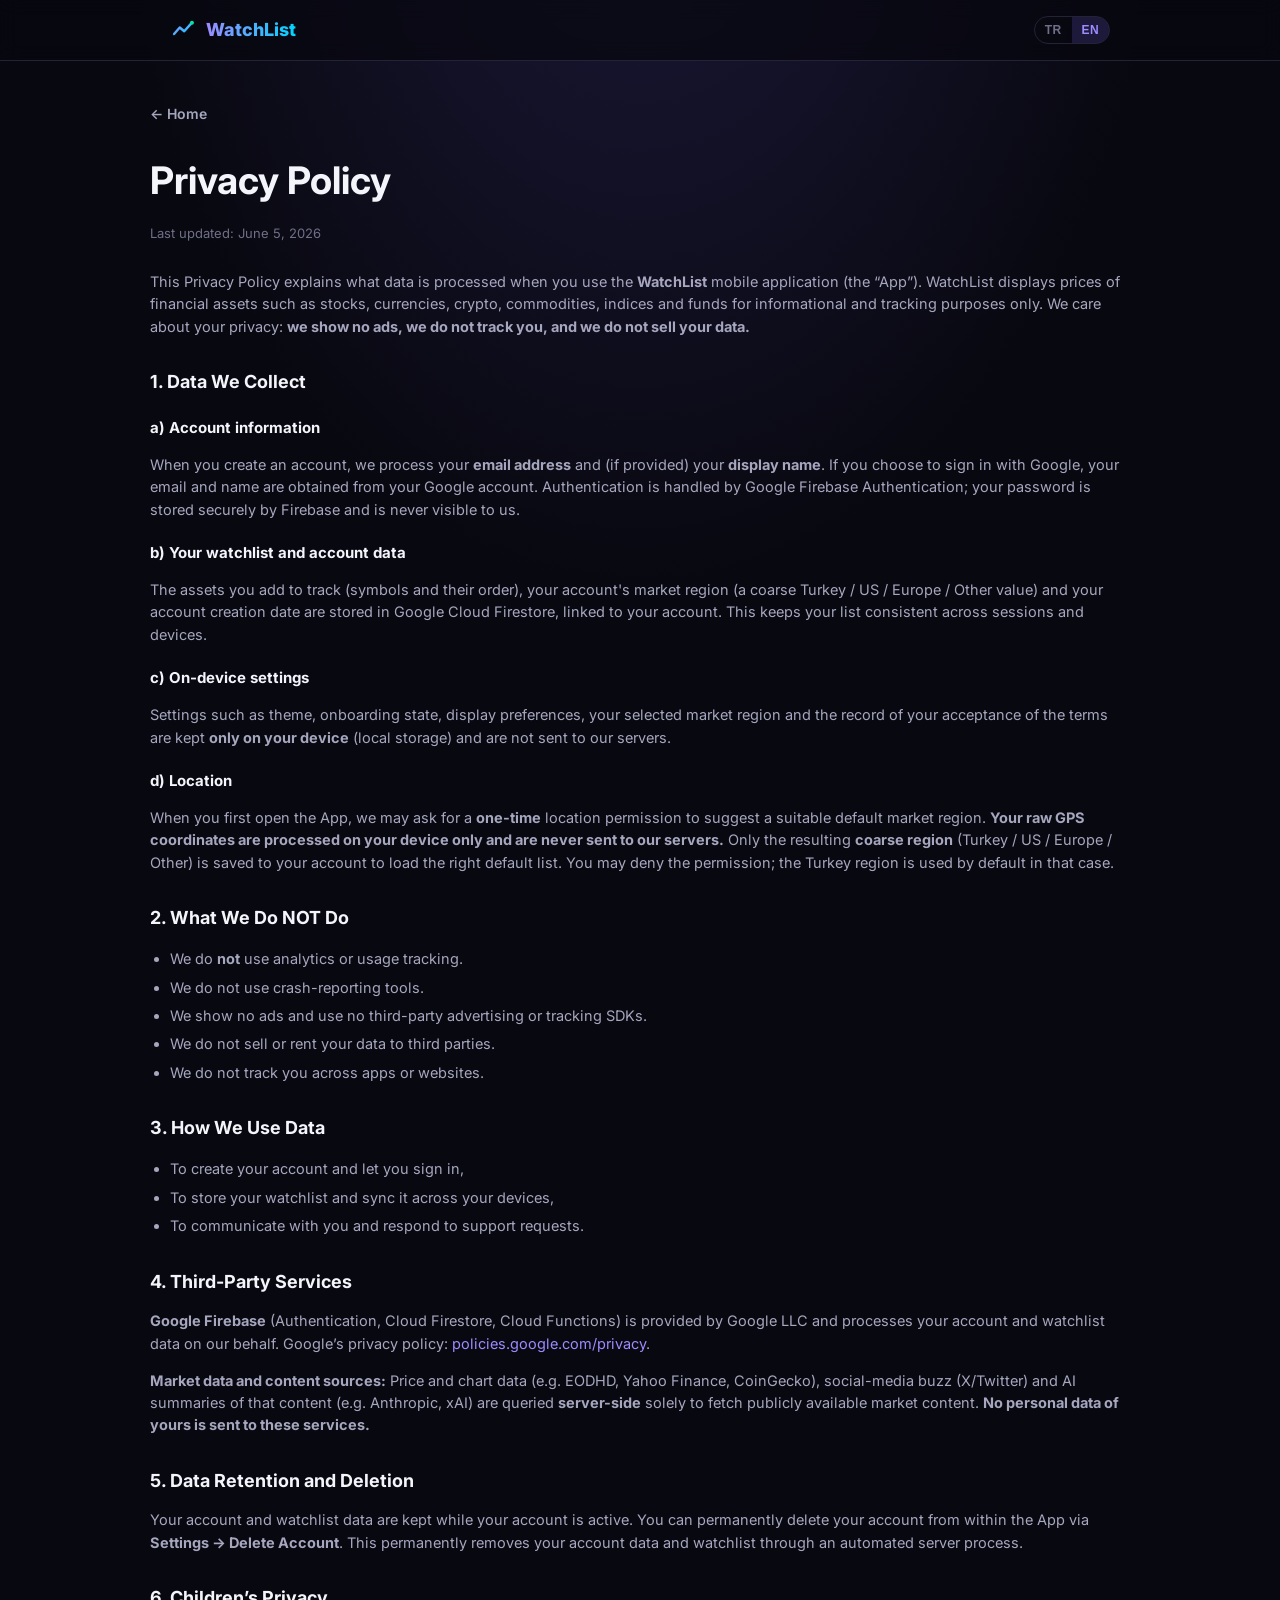
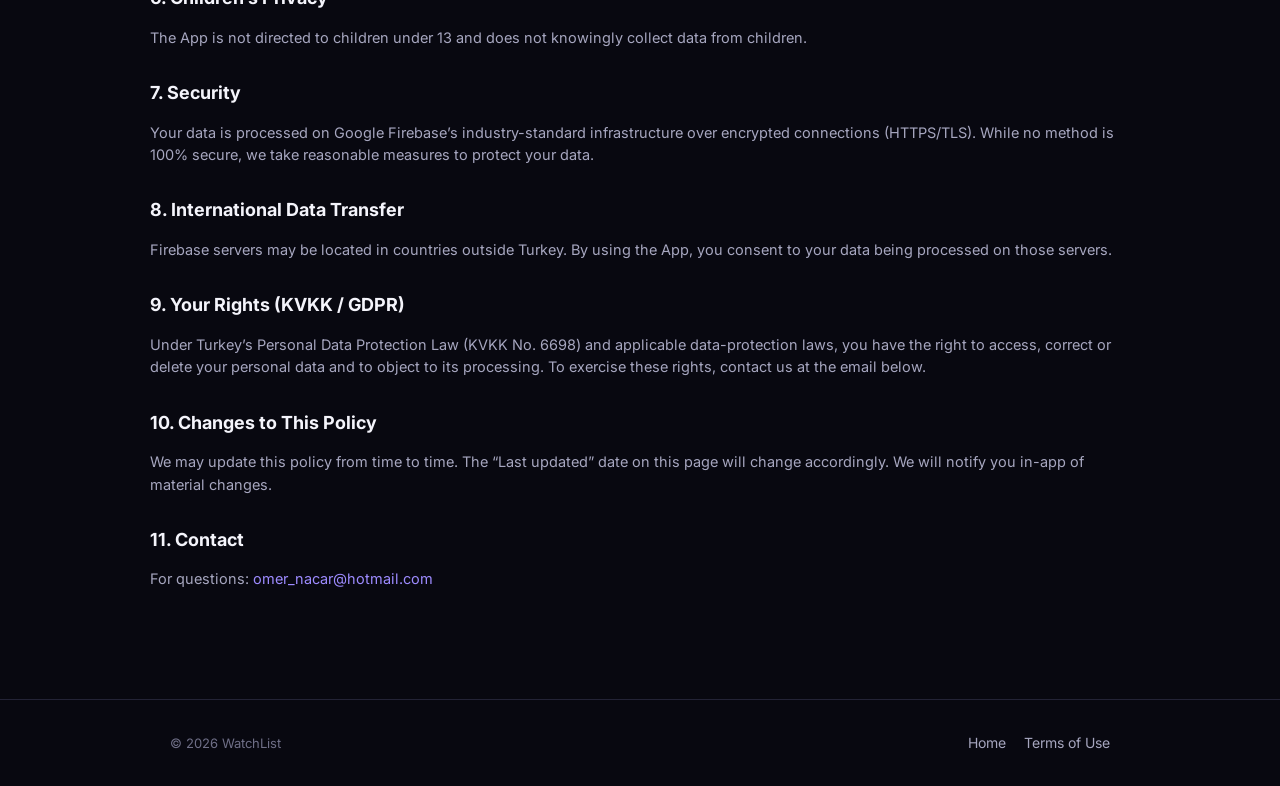
<file: privacy.html>
<!DOCTYPE html>
<html lang="tr">
<head>
  <meta charset="UTF-8" />
  <meta name="viewport" content="width=device-width, initial-scale=1.0" />
  <title>WatchList — Gizlilik Politikası / Privacy Policy</title>
  <meta name="description" content="WatchList gizlilik politikası — hangi verileri topladığımız, nasıl kullandığımız ve haklarınız." />
  <link rel="icon" type="image/svg+xml" href="favicon.svg" />
  <link rel="preconnect" href="https://fonts.googleapis.com" />
  <link rel="preconnect" href="https://fonts.gstatic.com" crossorigin />
  <link href="https://fonts.googleapis.com/css2?family=Inter:wght@400;600;700;800&display=swap" rel="stylesheet" />
  <link rel="stylesheet" href="style.css" />
</head>
<body>
  <header>
    <div class="wrap nav">
      <a class="brand" href="index.html" style="text-decoration:none">
        <svg class="mark" viewBox="0 0 64 64" aria-hidden="true">
          <defs><linearGradient id="bg" x1="0" y1="0" x2="1" y2="1">
            <stop offset="0" stop-color="#9d8bff"/><stop offset="1" stop-color="#00d4ff"/>
          </linearGradient></defs>
          <polyline points="10,42 24,26 35,35 54,14" fill="none" stroke="url(#bg)" stroke-width="6" stroke-linecap="round" stroke-linejoin="round"/>
          <circle cx="54" cy="14" r="5" fill="#00e5a0"/>
        </svg>
        <span class="name">WatchList</span>
      </a>
      <div class="nav-right">
        <div class="lang-switch" role="group" aria-label="Language">
          <button data-setlang="tr">TR</button>
          <button data-setlang="en">EN</button>
        </div>
      </div>
    </div>
  </header>

  <main class="wrap legal">
    <a class="back" href="index.html">← <span data-lang="tr">Ana sayfa</span><span data-lang="en">Home</span></a>

    <!-- ===================== TÜRKÇE ===================== -->
    <article data-lang="tr">
      <h1>Gizlilik Politikası</h1>
      <p class="updated">Son güncelleme: 5 Haziran 2026</p>

      <p>Bu Gizlilik Politikası, <strong>WatchList</strong> mobil uygulamasını (“Uygulama”) kullandığınızda hangi verilerin işlendiğini açıklar. WatchList; BIST, döviz, kripto, emtia, endeks ve fon gibi finansal varlıkların fiyatlarını yalnızca bilgilendirme ve takip amacıyla gösteren bir uygulamadır. Gizliliğinize önem veriyoruz: <strong>reklam göstermiyor, sizi takip etmiyor ve verilerinizi satmıyoruz.</strong></p>

      <h2>1. Topladığımız Veriler</h2>
      <h3>a) Hesap bilgileri</h3>
      <p>Bir hesap oluşturduğunuzda <strong>e-posta adresinizi</strong> ve (belirttiyseniz) <strong>görünen adınızı</strong> işleriz. Google ile giriş yapmayı seçerseniz, Google hesabınızdan e-posta adresiniz ve adınız alınır. Kimlik doğrulama Google Firebase Authentication ile yapılır; şifreniz Firebase tarafından güvenli biçimde saklanır, bizim tarafımızdan görülmez.</p>
      <h3>b) İzleme listeniz ve hesap bilgileri</h3>
      <p>Takip etmek üzere eklediğiniz varlıklar (semboller ve sıraları), hesabınızın piyasa bölgesi (kabaca Türkiye / ABD / Avrupa / Diğer) ve hesap oluşturma tarihi, hesabınıza bağlı olarak Google Cloud Firestore’da saklanır. Bu, listenizin oturumlar ve cihazlar arasında korunmasını sağlar.</p>
      <h3>c) Cihazda saklanan ayarlar</h3>
      <p>Tema, başlangıç (onboarding) durumu, görünüm tercihleri, seçili piyasa bölgesi ve kullanım şartlarını kabul ettiğinize dair kayıt yalnızca <strong>cihazınızda</strong> (yerel depolama) tutulur; bunlar sunucularımıza gönderilmez.</p>
      <h3>d) Konum</h3>
      <p>Uygulamayı ilk açtığınızda, size uygun varsayılan piyasa bölgesini önermek için <strong>tek seferlik</strong> konum izni isteyebiliriz. <strong>Ham GPS koordinatlarınız yalnızca cihazınızda işlenir ve sunucularımıza hiçbir zaman gönderilmez.</strong> Yalnızca bundan türetilen <strong>kaba bölge bilgisi</strong> (Türkiye / ABD / Avrupa / Diğer) doğru varsayılan listeyi yüklemek için hesabınıza kaydedilir. İzni reddedebilirsiniz; bu durumda varsayılan olarak Türkiye bölgesi kullanılır.</p>

      <h2>2. Yapmadıklarımız</h2>
      <ul>
        <li>Analitik (analytics) veya kullanım takibi <strong>yapmıyoruz</strong>.</li>
        <li>Çökme (crash) izleme aracı kullanmıyoruz.</li>
        <li>Reklam göstermiyoruz; üçüncü taraf reklam veya takip SDK’sı kullanmıyoruz.</li>
        <li>Verilerinizi üçüncü taraflara satmıyor veya pazarlamıyoruz.</li>
        <li>Sizi uygulamalar/siteler arasında takip etmiyoruz.</li>
      </ul>

      <h2>3. Verileri Nasıl Kullanırız</h2>
      <ul>
        <li>Hesabınızı oluşturmak ve oturum açmanızı sağlamak,</li>
        <li>İzleme listenizi saklamak ve cihazlar arasında senkronize etmek,</li>
        <li>Sizinle iletişim kurmak ve destek taleplerinize yanıt vermek.</li>
      </ul>

      <h2>4. Üçüncü Taraf Hizmetler</h2>
      <p><strong>Google Firebase</strong> (Authentication, Cloud Firestore, Cloud Functions) — Google LLC tarafından sağlanır ve hesap ile izleme listesi verilerinizi bizim adımıza işler. Google’ın gizlilik politikası: <a href="https://policies.google.com/privacy" target="_blank" rel="noopener">policies.google.com/privacy</a>.</p>
      <p><strong>Piyasa verisi ve içerik kaynakları:</strong> Fiyat ve grafik verileri (örn. EODHD, Yahoo Finance, CoinGecko), sosyal medya gündemi (X/Twitter) ve bu içeriklerin yapay zeka özetleri (örn. Anthropic, xAI) <strong>sunucu tarafında</strong> ve yalnızca herkese açık piyasa içeriğini getirmek için sorgulanır. Bu hizmetlere <strong>kişisel verileriniz gönderilmez.</strong></p>

      <h2>5. Verilerin Saklanması ve Silinmesi</h2>
      <p>Hesap ve izleme listesi verileriniz, hesabınız aktif olduğu sürece saklanır. Uygulama içinden <strong>Ayarlar → Hesabı Sil</strong> adımıyla hesabınızı kalıcı olarak silebilirsiniz. Bu işlem, hesabınıza ait verileri ve izleme listenizi otomatik bir sunucu işlemiyle kalıcı olarak kaldırır.</p>

      <h2>6. Çocukların Gizliliği</h2>
      <p>Uygulama 13 yaşın altındaki çocuklara yönelik değildir ve bilerek çocuklardan veri toplamaz.</p>

      <h2>7. Güvenlik</h2>
      <p>Verileriniz, Google Firebase’in endüstri standardı altyapısı üzerinde, şifreli bağlantılar (HTTPS/TLS) ile işlenir. Hiçbir yöntem %100 güvenli olmasa da verilerinizi korumak için makul önlemleri alırız.</p>

      <h2>8. Uluslararası Veri Aktarımı</h2>
      <p>Firebase sunucuları Türkiye dışındaki ülkelerde bulunabilir. Uygulamayı kullanarak verilerinizin bu sunucularda işlenmesini kabul etmiş olursunuz.</p>

      <h2>9. KVKK ve Haklarınız</h2>
      <p>6698 sayılı Kişisel Verilerin Korunması Kanunu (KVKK) kapsamında; kişisel verilerinize erişme, düzeltilmesini veya silinmesini isteme ve işlemeye itiraz etme haklarına sahipsiniz (KVKK md. 11). Bu haklarınızı kullanmak için aşağıdaki e-posta adresinden bize ulaşabilirsiniz.</p>

      <h2>10. Bu Politikadaki Değişiklikler</h2>
      <p>Bu politikayı zaman zaman güncelleyebiliriz. Güncellemelerde bu sayfadaki “Son güncelleme” tarihi değişir. Önemli değişikliklerde sizi uygulama içinden bilgilendiririz.</p>

      <h2>11. İletişim</h2>
      <p>Sorularınız için: <a href="mailto:omer_nacar@hotmail.com">omer_nacar@hotmail.com</a></p>
    </article>

    <!-- ===================== ENGLISH ===================== -->
    <article data-lang="en">
      <h1>Privacy Policy</h1>
      <p class="updated">Last updated: June 5, 2026</p>

      <p>This Privacy Policy explains what data is processed when you use the <strong>WatchList</strong> mobile application (the “App”). WatchList displays prices of financial assets such as stocks, currencies, crypto, commodities, indices and funds for informational and tracking purposes only. We care about your privacy: <strong>we show no ads, we do not track you, and we do not sell your data.</strong></p>

      <h2>1. Data We Collect</h2>
      <h3>a) Account information</h3>
      <p>When you create an account, we process your <strong>email address</strong> and (if provided) your <strong>display name</strong>. If you choose to sign in with Google, your email and name are obtained from your Google account. Authentication is handled by Google Firebase Authentication; your password is stored securely by Firebase and is never visible to us.</p>
      <h3>b) Your watchlist and account data</h3>
      <p>The assets you add to track (symbols and their order), your account's market region (a coarse Turkey / US / Europe / Other value) and your account creation date are stored in Google Cloud Firestore, linked to your account. This keeps your list consistent across sessions and devices.</p>
      <h3>c) On-device settings</h3>
      <p>Settings such as theme, onboarding state, display preferences, your selected market region and the record of your acceptance of the terms are kept <strong>only on your device</strong> (local storage) and are not sent to our servers.</p>
      <h3>d) Location</h3>
      <p>When you first open the App, we may ask for a <strong>one-time</strong> location permission to suggest a suitable default market region. <strong>Your raw GPS coordinates are processed on your device only and are never sent to our servers.</strong> Only the resulting <strong>coarse region</strong> (Turkey / US / Europe / Other) is saved to your account to load the right default list. You may deny the permission; the Turkey region is used by default in that case.</p>

      <h2>2. What We Do NOT Do</h2>
      <ul>
        <li>We do <strong>not</strong> use analytics or usage tracking.</li>
        <li>We do not use crash-reporting tools.</li>
        <li>We show no ads and use no third-party advertising or tracking SDKs.</li>
        <li>We do not sell or rent your data to third parties.</li>
        <li>We do not track you across apps or websites.</li>
      </ul>

      <h2>3. How We Use Data</h2>
      <ul>
        <li>To create your account and let you sign in,</li>
        <li>To store your watchlist and sync it across your devices,</li>
        <li>To communicate with you and respond to support requests.</li>
      </ul>

      <h2>4. Third-Party Services</h2>
      <p><strong>Google Firebase</strong> (Authentication, Cloud Firestore, Cloud Functions) is provided by Google LLC and processes your account and watchlist data on our behalf. Google’s privacy policy: <a href="https://policies.google.com/privacy" target="_blank" rel="noopener">policies.google.com/privacy</a>.</p>
      <p><strong>Market data and content sources:</strong> Price and chart data (e.g. EODHD, Yahoo Finance, CoinGecko), social-media buzz (X/Twitter) and AI summaries of that content (e.g. Anthropic, xAI) are queried <strong>server-side</strong> solely to fetch publicly available market content. <strong>No personal data of yours is sent to these services.</strong></p>

      <h2>5. Data Retention and Deletion</h2>
      <p>Your account and watchlist data are kept while your account is active. You can permanently delete your account from within the App via <strong>Settings → Delete Account</strong>. This permanently removes your account data and watchlist through an automated server process.</p>

      <h2>6. Children’s Privacy</h2>
      <p>The App is not directed to children under 13 and does not knowingly collect data from children.</p>

      <h2>7. Security</h2>
      <p>Your data is processed on Google Firebase’s industry-standard infrastructure over encrypted connections (HTTPS/TLS). While no method is 100% secure, we take reasonable measures to protect your data.</p>

      <h2>8. International Data Transfer</h2>
      <p>Firebase servers may be located in countries outside Turkey. By using the App, you consent to your data being processed on those servers.</p>

      <h2>9. Your Rights (KVKK / GDPR)</h2>
      <p>Under Turkey’s Personal Data Protection Law (KVKK No. 6698) and applicable data-protection laws, you have the right to access, correct or delete your personal data and to object to its processing. To exercise these rights, contact us at the email below.</p>

      <h2>10. Changes to This Policy</h2>
      <p>We may update this policy from time to time. The “Last updated” date on this page will change accordingly. We will notify you in-app of material changes.</p>

      <h2>11. Contact</h2>
      <p>For questions: <a href="mailto:omer_nacar@hotmail.com">omer_nacar@hotmail.com</a></p>
    </article>
  </main>

  <footer>
    <div class="wrap foot">
      <div class="copy">© <span id="year">2026</span> WatchList</div>
      <div class="links">
        <a href="index.html" data-lang="tr">Ana sayfa</a><a href="index.html" data-lang="en">Home</a>
        <a href="terms.html" data-lang="tr">Kullanım Şartları</a><a href="terms.html" data-lang="en">Terms of Use</a>
      </div>
    </div>
  </footer>

  <script src="lang.js"></script>
  <script>document.getElementById("year").textContent = new Date().getFullYear();</script>
</body>
</html>
</file>
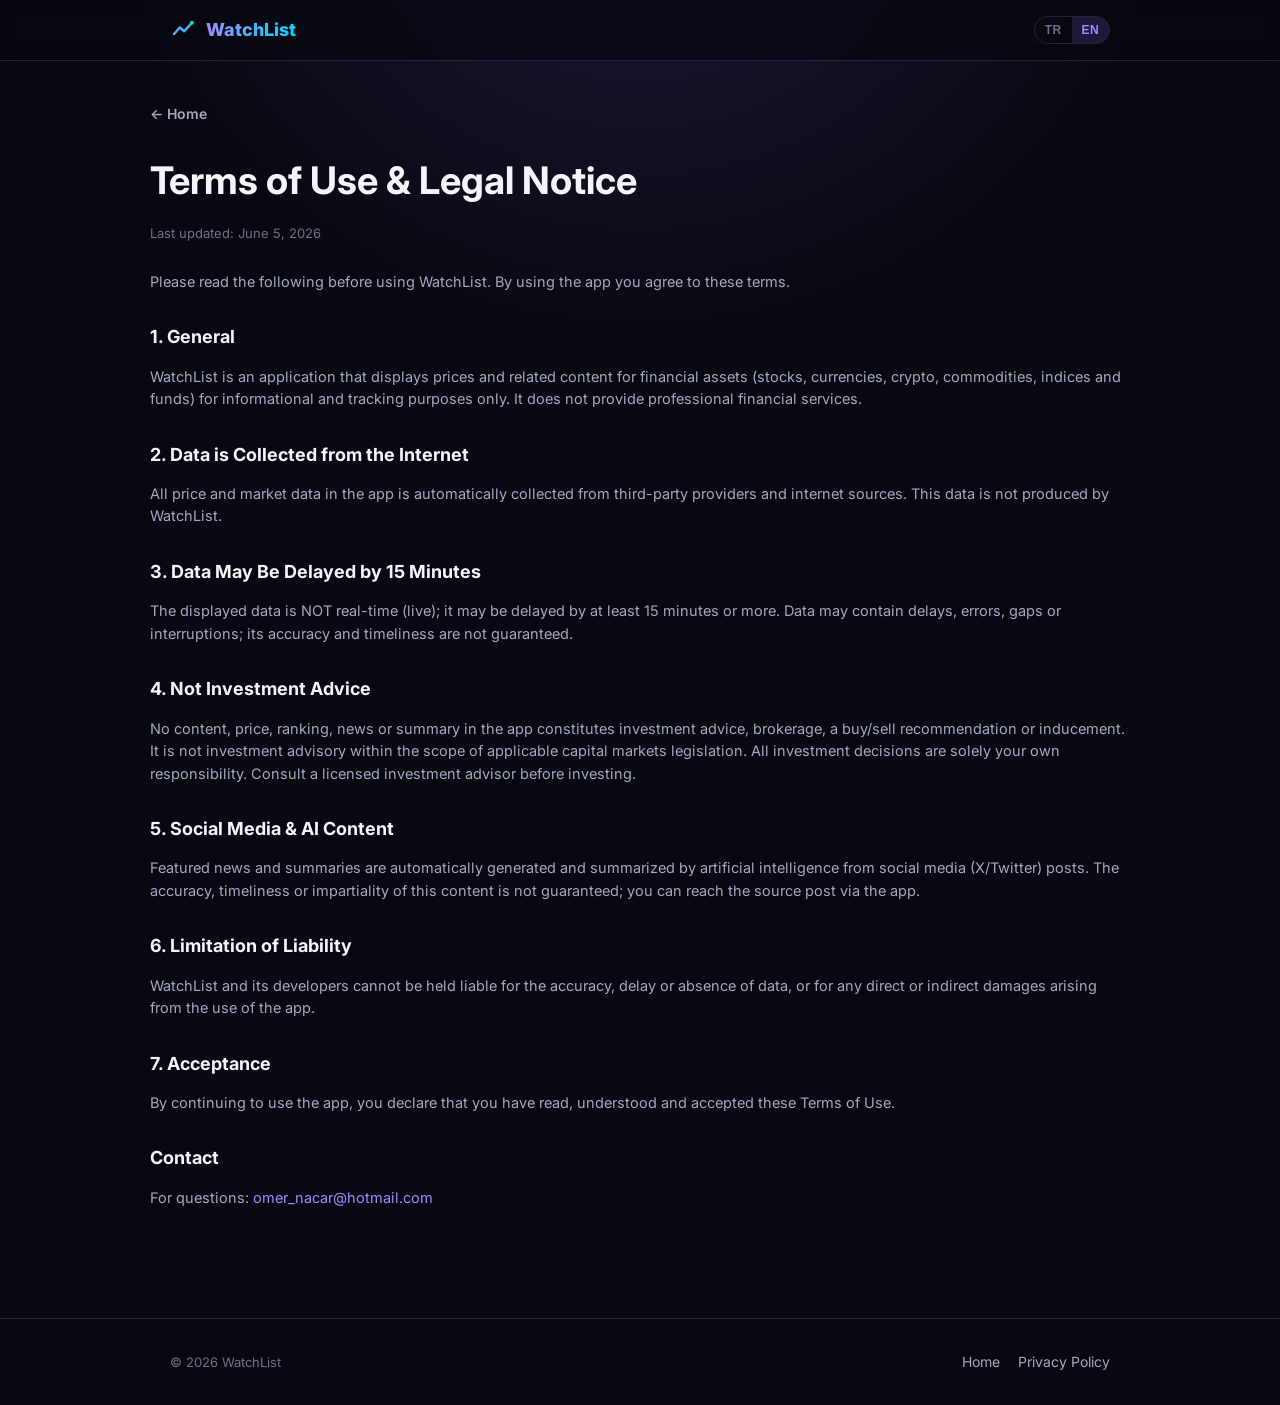
<file: terms.html>
<!DOCTYPE html>
<html lang="tr">
<head>
  <meta charset="UTF-8" />
  <meta name="viewport" content="width=device-width, initial-scale=1.0" />
  <title>WatchList — Kullanım Şartları / Terms of Use</title>
  <meta name="description" content="WatchList kullanım şartları ve yasal bilgilendirme." />
  <link rel="icon" type="image/svg+xml" href="favicon.svg" />
  <link rel="preconnect" href="https://fonts.googleapis.com" />
  <link rel="preconnect" href="https://fonts.gstatic.com" crossorigin />
  <link href="https://fonts.googleapis.com/css2?family=Inter:wght@400;600;700;800&display=swap" rel="stylesheet" />
  <link rel="stylesheet" href="style.css" />
</head>
<body>
  <header>
    <div class="wrap nav">
      <a class="brand" href="index.html" style="text-decoration:none">
        <svg class="mark" viewBox="0 0 64 64" aria-hidden="true">
          <defs><linearGradient id="bg" x1="0" y1="0" x2="1" y2="1">
            <stop offset="0" stop-color="#9d8bff"/><stop offset="1" stop-color="#00d4ff"/>
          </linearGradient></defs>
          <polyline points="10,42 24,26 35,35 54,14" fill="none" stroke="url(#bg)" stroke-width="6" stroke-linecap="round" stroke-linejoin="round"/>
          <circle cx="54" cy="14" r="5" fill="#00e5a0"/>
        </svg>
        <span class="name">WatchList</span>
      </a>
      <div class="nav-right">
        <div class="lang-switch" role="group" aria-label="Language">
          <button data-setlang="tr">TR</button>
          <button data-setlang="en">EN</button>
        </div>
      </div>
    </div>
  </header>

  <main class="wrap legal">
    <a class="back" href="index.html">← <span data-lang="tr">Ana sayfa</span><span data-lang="en">Home</span></a>

    <!-- ===================== TÜRKÇE ===================== -->
    <article data-lang="tr">
      <h1>Kullanım Şartları ve Yasal Bilgilendirme</h1>
      <p class="updated">Son güncelleme: 5 Haziran 2026</p>
      <p>WatchList’i kullanmadan önce lütfen aşağıdakileri okuyun. Uygulamayı kullanarak bu şartları kabul etmiş sayılırsınız.</p>

      <h2>1. Genel Bilgilendirme</h2>
      <p>WatchList; hisse senedi, döviz, kripto para, emtia, endeks ve fon gibi finansal varlıkların fiyatlarını ve ilgili içerikleri yalnızca bilgilendirme ve takip amacıyla sunan bir uygulamadır. Profesyonel finansal hizmet sağlamaz.</p>

      <h2>2. Veriler İnternetten Toplanır</h2>
      <p>Uygulamadaki tüm fiyat ve piyasa verileri, üçüncü taraf sağlayıcılardan ve internet kaynaklarından otomatik olarak toplanmaktadır. Bu veriler WatchList tarafından üretilmez.</p>

      <h2>3. Veriler 15 Dakika Gecikmeli Olabilir</h2>
      <p>Gösterilen veriler gerçek zamanlı (canlı) DEĞİLDİR; en az 15 dakika veya daha fazla gecikmeli olabilir. Verilerde gecikme, hata, eksiklik veya kesinti bulunabilir; doğruluğu ve güncelliği garanti edilmez.</p>

      <h2>4. Yatırım Tavsiyesi Değildir</h2>
      <p>Uygulamadaki hiçbir içerik, fiyat, sıralama, haber veya özet; yatırım danışmanlığı, aracılık, alım-satım tavsiyesi veya teşviki niteliğinde DEĞİLDİR. 6362 sayılı Sermaye Piyasası Kanunu çerçevesinde yatırım danışmanlığı kapsamında değildir. Yatırım kararlarınız tamamen kendi sorumluluğunuzdadır. Yatırım yapmadan önce lisanslı bir yatırım danışmanına başvurunuz.</p>

      <h2>5. Sosyal Medya ve Yapay Zeka İçeriği</h2>
      <p>Öne çıkan haberler ve özetler, sosyal medya (X/Twitter) gönderilerinden yapay zeka tarafından otomatik üretilip özetlenmektedir. Bu içeriklerin doğruluğu, güncelliği veya tarafsızlığı garanti edilmez; kaynak gönderiye uygulama üzerinden ulaşabilirsiniz.</p>

      <h2>6. Sorumluluğun Sınırlandırılması</h2>
      <p>WatchList ve geliştiricileri; verilerin doğruluğu, gecikmesi veya eksikliği ile uygulamanın kullanımından doğabilecek doğrudan ya da dolaylı hiçbir zarardan sorumlu tutulamaz.</p>

      <h2>7. Kabul</h2>
      <p>Uygulamayı kullanmaya devam ederek bu Kullanım Şartları’nı okuduğunuzu, anladığınızı ve kabul ettiğinizi beyan edersiniz.</p>

      <h2>İletişim</h2>
      <p>Sorularınız için: <a href="mailto:omer_nacar@hotmail.com">omer_nacar@hotmail.com</a></p>
    </article>

    <!-- ===================== ENGLISH ===================== -->
    <article data-lang="en">
      <h1>Terms of Use & Legal Notice</h1>
      <p class="updated">Last updated: June 5, 2026</p>
      <p>Please read the following before using WatchList. By using the app you agree to these terms.</p>

      <h2>1. General</h2>
      <p>WatchList is an application that displays prices and related content for financial assets (stocks, currencies, crypto, commodities, indices and funds) for informational and tracking purposes only. It does not provide professional financial services.</p>

      <h2>2. Data is Collected from the Internet</h2>
      <p>All price and market data in the app is automatically collected from third-party providers and internet sources. This data is not produced by WatchList.</p>

      <h2>3. Data May Be Delayed by 15 Minutes</h2>
      <p>The displayed data is NOT real-time (live); it may be delayed by at least 15 minutes or more. Data may contain delays, errors, gaps or interruptions; its accuracy and timeliness are not guaranteed.</p>

      <h2>4. Not Investment Advice</h2>
      <p>No content, price, ranking, news or summary in the app constitutes investment advice, brokerage, a buy/sell recommendation or inducement. It is not investment advisory within the scope of applicable capital markets legislation. All investment decisions are solely your own responsibility. Consult a licensed investment advisor before investing.</p>

      <h2>5. Social Media & AI Content</h2>
      <p>Featured news and summaries are automatically generated and summarized by artificial intelligence from social media (X/Twitter) posts. The accuracy, timeliness or impartiality of this content is not guaranteed; you can reach the source post via the app.</p>

      <h2>6. Limitation of Liability</h2>
      <p>WatchList and its developers cannot be held liable for the accuracy, delay or absence of data, or for any direct or indirect damages arising from the use of the app.</p>

      <h2>7. Acceptance</h2>
      <p>By continuing to use the app, you declare that you have read, understood and accepted these Terms of Use.</p>

      <h2>Contact</h2>
      <p>For questions: <a href="mailto:omer_nacar@hotmail.com">omer_nacar@hotmail.com</a></p>
    </article>
  </main>

  <footer>
    <div class="wrap foot">
      <div class="copy">© <span id="year">2026</span> WatchList</div>
      <div class="links">
        <a href="index.html" data-lang="tr">Ana sayfa</a><a href="index.html" data-lang="en">Home</a>
        <a href="privacy.html" data-lang="tr">Gizlilik Politikası</a><a href="privacy.html" data-lang="en">Privacy Policy</a>
      </div>
    </div>
  </footer>

  <script src="lang.js"></script>
  <script>document.getElementById("year").textContent = new Date().getFullYear();</script>
</body>
</html>
</file>
<file: style.css>
/* WatchList — landing + legal pages
   Uygulama ile ayni koyu + mor estetik (theme_color #7C6AFF, bg #080810). */

:root {
  --bg: #080810;
  --surface: #0f0f1a;
  --surface-2: #14141f;
  --border: #232336;
  --primary: #7c6aff;
  --primary-2: #9d8bff;
  --up: #00e5a0;
  --cyan: #00d4ff;
  --down: #ff5c7a;
  --text: #f4f4fb;
  --text-2: #a6a6bf;
  --text-3: #6f6f87;
  --maxw: 980px;
  --radius: 18px;
}

* { box-sizing: border-box; }

html { scroll-behavior: smooth; }

body {
  margin: 0;
  background: var(--bg);
  color: var(--text);
  font-family: "Inter", -apple-system, BlinkMacSystemFont, "Segoe UI", Roboto,
    Helvetica, Arial, sans-serif;
  line-height: 1.55;
  -webkit-font-smoothing: antialiased;
  /* Uygulamadaki mor ambient glow */
  background-image: radial-gradient(
    60% 50% at 50% -10%,
    rgba(124, 106, 255, 0.18) 0%,
    rgba(8, 8, 16, 0) 70%
  );
  background-repeat: no-repeat;
}

a { color: var(--primary-2); text-decoration: none; }
a:hover { text-decoration: underline; }

.wrap { max-width: var(--maxw); margin: 0 auto; padding: 0 20px; }

/* ---------- Header ---------- */
header {
  position: sticky;
  top: 0;
  z-index: 10;
  backdrop-filter: blur(10px);
  background: rgba(8, 8, 16, 0.72);
  border-bottom: 1px solid var(--border);
}
.nav {
  display: flex;
  align-items: center;
  justify-content: space-between;
  height: 60px;
}
.brand { display: flex; align-items: center; gap: 10px; font-weight: 800; font-size: 18px; }
.brand .mark { width: 26px; height: 26px; }
.brand .name {
  background: linear-gradient(90deg, var(--primary-2), var(--cyan));
  -webkit-background-clip: text;
  background-clip: text;
  -webkit-text-fill-color: transparent;
}
.nav-right { display: flex; align-items: center; gap: 14px; }
.nav-links { display: flex; gap: 16px; }
.nav-links a { color: var(--text-2); font-size: 14px; font-weight: 600; }
.nav-links a:hover { color: var(--text); text-decoration: none; }

/* Dil secici */
.lang-switch { display: inline-flex; border: 1px solid var(--border); border-radius: 999px; overflow: hidden; }
.lang-switch button {
  background: transparent; color: var(--text-3); border: 0; cursor: pointer;
  font-size: 12px; font-weight: 700; padding: 6px 10px; letter-spacing: 0.4px;
}
.lang-switch button.active { background: rgba(124,106,255,0.18); color: var(--primary-2); }

/* ---------- Hero ---------- */
.hero { text-align: center; padding: 72px 0 40px; }
.badge {
  display: inline-block; font-size: 12px; font-weight: 700; letter-spacing: 0.6px;
  color: var(--primary-2); background: rgba(124,106,255,0.12);
  border: 1px solid rgba(124,106,255,0.35); padding: 6px 14px; border-radius: 999px;
  text-transform: uppercase;
}
.hero h1 { font-size: clamp(32px, 6vw, 54px); line-height: 1.1; margin: 22px 0 16px; font-weight: 800; }
.hero h1 .grad {
  background: linear-gradient(90deg, var(--primary-2), var(--cyan));
  -webkit-background-clip: text; background-clip: text; -webkit-text-fill-color: transparent;
}
.hero p.sub { font-size: clamp(15px, 2.4vw, 19px); color: var(--text-2); max-width: 620px; margin: 0 auto 30px; }

/* ---------- Waitlist form ---------- */
.waitlist { max-width: 480px; margin: 0 auto; }
.waitlist .row { display: flex; gap: 10px; }
.waitlist input[type="email"] {
  flex: 1; min-width: 0; background: var(--surface); border: 1px solid var(--border);
  color: var(--text); border-radius: 14px; padding: 14px 16px; font-size: 15px; outline: none;
}
.waitlist input[type="email"]:focus { border-color: var(--primary); }
.waitlist button.submit {
  background: var(--primary); color: #fff; border: 0; border-radius: 14px;
  padding: 0 22px; font-size: 15px; font-weight: 700; cursor: pointer; white-space: nowrap;
}
.waitlist button.submit:hover { background: var(--primary-2); }
.waitlist button.submit:disabled { opacity: 0.6; cursor: default; }
.form-msg { min-height: 20px; margin-top: 12px; font-size: 14px; }
.form-msg.ok { color: var(--up); }
.form-msg.err { color: var(--down); }
.disclaimer { margin-top: 26px; font-size: 12.5px; color: var(--text-3); max-width: 620px; margin-left: auto; margin-right: auto; }

/* ---------- Stores ---------- */
.stores { display: flex; gap: 12px; justify-content: center; margin-top: 30px; flex-wrap: wrap; }
.store-pill {
  display: inline-flex; align-items: center; gap: 8px; border: 1px solid var(--border);
  background: var(--surface); color: var(--text-2); border-radius: 12px; padding: 10px 16px;
  font-size: 13px; font-weight: 600;
}
.store-pill svg { width: 18px; height: 18px; fill: var(--text-2); }

/* ---------- Features ---------- */
.section { padding: 56px 0; }
.section h2 { text-align: center; font-size: clamp(24px, 4vw, 34px); margin: 0 0 8px; font-weight: 800; }
.section .lead { text-align: center; color: var(--text-2); max-width: 600px; margin: 0 auto 38px; }
.grid { display: grid; grid-template-columns: repeat(3, 1fr); gap: 16px; }
.card {
  background: var(--surface); border: 1px solid var(--border); border-radius: var(--radius);
  padding: 22px; transition: border-color .2s, transform .2s;
}
.card:hover { border-color: rgba(124,106,255,0.5); transform: translateY(-2px); }
.card .ic {
  width: 42px; height: 42px; border-radius: 12px; display: grid; place-items: center;
  background: rgba(124,106,255,0.12); margin-bottom: 14px;
}
.card .ic svg { width: 22px; height: 22px; stroke: var(--primary-2); fill: none; stroke-width: 2; }
.card h3 { font-size: 16px; margin: 0 0 6px; font-weight: 700; }
.card p { font-size: 14px; color: var(--text-2); margin: 0; }

/* ---------- Legal pages ---------- */
.legal { padding: 40px 0 64px; }
.legal h1 { font-size: clamp(26px, 5vw, 38px); margin: 8px 0 4px; }
.legal .updated { color: var(--text-3); font-size: 13px; margin-bottom: 28px; }
.legal h2 { font-size: 18px; margin: 30px 0 8px; color: var(--text); }
.legal h3 { font-size: 15px; margin: 20px 0 6px; color: var(--text); }
.legal p, .legal li { color: var(--text-2); font-size: 14.5px; }
.legal ul { padding-left: 20px; }
.legal li { margin-bottom: 6px; }
.legal a { word-break: break-word; }
.legal .back { display: inline-block; margin-bottom: 18px; font-size: 14px; color: var(--text-2); font-weight: 600; }
.legal .note {
  background: var(--surface); border: 1px solid var(--border); border-left: 3px solid var(--primary);
  border-radius: 10px; padding: 14px 16px; font-size: 13.5px; color: var(--text-2); margin: 18px 0;
}

/* ---------- Footer ---------- */
footer { border-top: 1px solid var(--border); padding: 32px 0; margin-top: 30px; }
.foot { display: flex; flex-wrap: wrap; gap: 14px; justify-content: space-between; align-items: center; }
.foot .links { display: flex; gap: 18px; flex-wrap: wrap; }
.foot .links a { color: var(--text-2); font-size: 14px; }
.foot .copy { color: var(--text-3); font-size: 13px; }

/* ---------- Responsive ---------- */
@media (max-width: 760px) {
  .grid { grid-template-columns: 1fr 1fr; }
  .nav-links { display: none; }
}
@media (max-width: 520px) {
  .grid { grid-template-columns: 1fr; }
  .waitlist .row { flex-direction: column; }
  .waitlist button.submit { padding: 14px; }
  .hero { padding: 48px 0 30px; }
}
</file>
